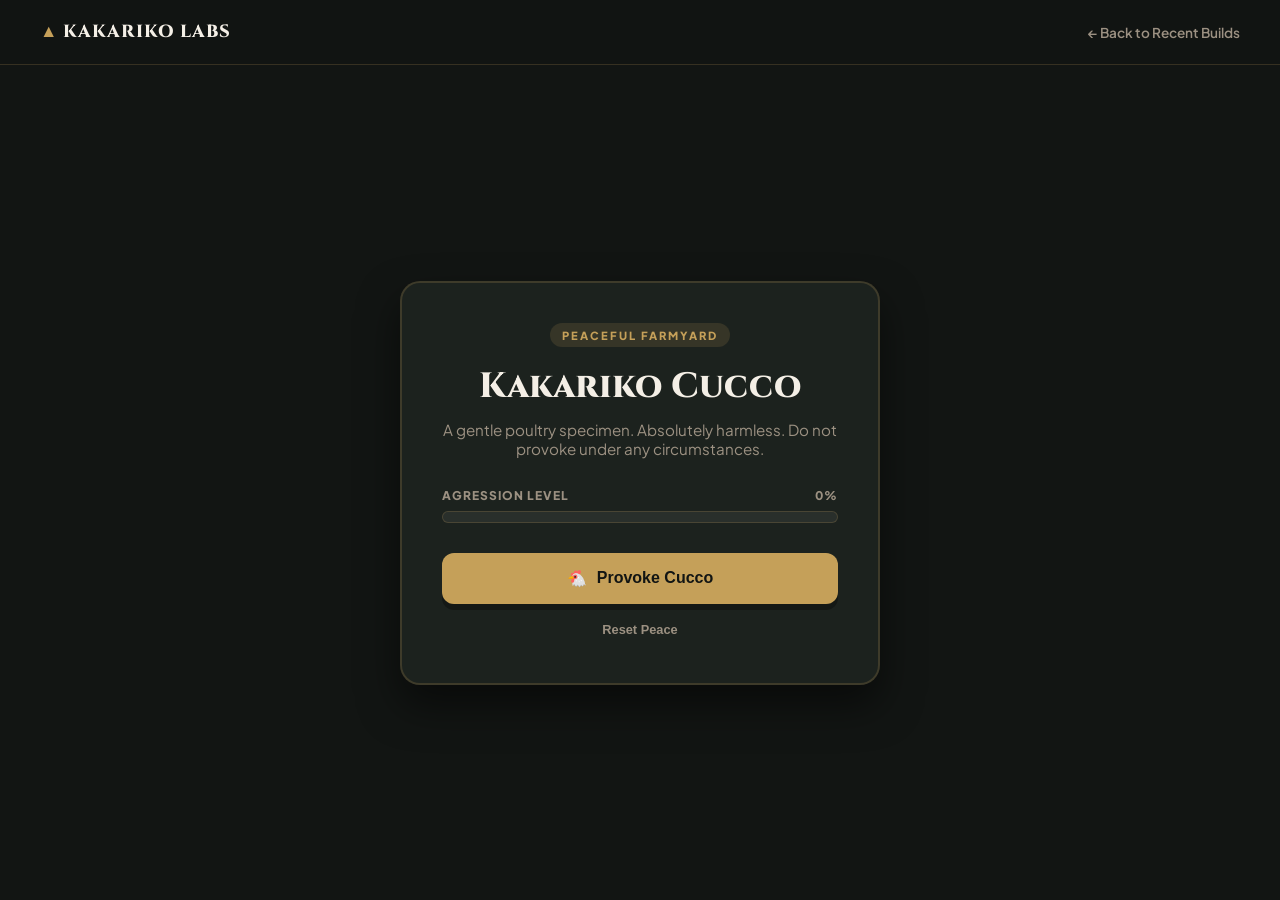
<file: Cucco/index.html>
<!DOCTYPE html>
<html lang="en">
<head>
    <meta charset="UTF-8">
    <meta name="viewport" content="width=device-width, initial-scale=1.0">
    <title>Kakariko Cucco | Interactive Rage Meter</title>
    <link rel="preconnect" href="https://fonts.googleapis.com">
    <link rel="preconnect" href="https://fonts.gstatic.com" crossorigin>
    <link href="https://fonts.googleapis.com/css2?family=Cinzel:wght@700;800&family=Plus+Jakarta+Sans:wght@500;700;900&display=swap" rel="stylesheet">
    <link rel="stylesheet" href="style.css">
</head>
<body>

    <nav class="navbar">
        <div class="brand"><span>▲</span> KAKARIKO LABS</div>
        <a href="../builds.html" class="nav-back">← Back to Recent Builds</a>
    </nav>

    <main class="stage" id="stage">
        <div class="card" id="cucco-card">
            <span class="badge" id="badge-text">Peaceful Farmyard</span>
            <h1 id="title-text">Kakariko Cucco</h1>
            <p id="desc-text">A gentle poultry specimen. Absolutely harmless. Do not provoke under any circumstances.</p>

            <div class="meter-container">
                <div class="meter-label">
                    <span>AGRESSION LEVEL</span>
                    <span id="rage-pct">0%</span>
                </div>
                <div class="progress-bar">
                    <div class="progress-fill" id="progress-fill"></div>
                </div>
            </div>

            <button class="cucco-btn" id="provoke-btn">
                <span>🐔</span> <span id="btn-label">Provoke Cucco</span>
            </button>
            <button class="reset-btn" id="reset-btn">Reset Peace</button>
        </div>
    </main>

    <script src="script.js"></script>
</body>
</html>
</file>
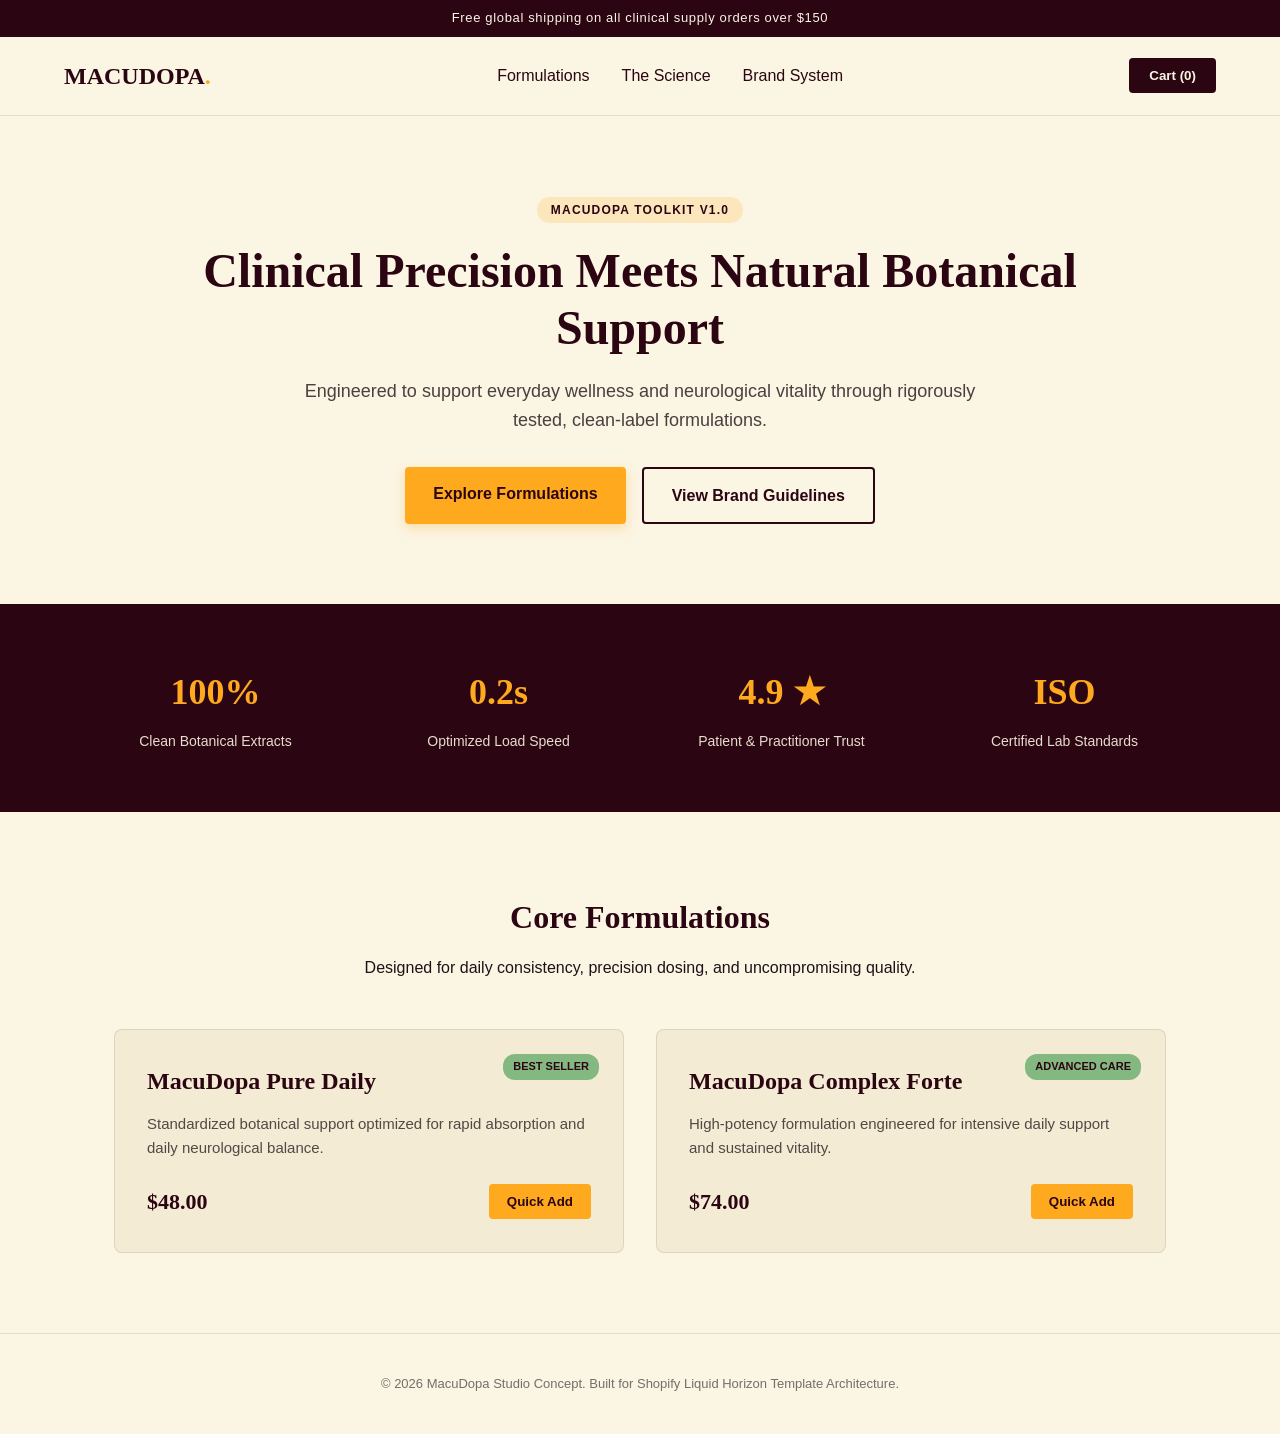
<file: MacuDopa E-Commerce Storefront/index.html>
<!DOCTYPE html>
<html lang="en">
<head>
    <meta charset="UTF-8">
    <meta name="viewport" content="width=device-width, initial-scale=1.0">
    <title>MacuDopa — Clinical Precision & Natural Support</title>
    <link rel="stylesheet" href="style.css">
</head>
<body>

    <!-- Announcement Bar -->
    <div class="announcement-bar">
        <p>Free global shipping on all clinical supply orders over $150</p>
    </div>

    <!-- Navigation Header -->
    <header class="navbar">
        <div class="nav-container">
            <a href="#" class="logo">MACUDOPA<span>.</span></a>
            <nav class="nav-links">
                <a href="#products">Formulations</a>
                <a href="#science">The Science</a>
                <a href="#toolkit">Brand System</a>
            </nav>
            <div class="nav-actions">
                <button class="btn-cart" id="cartButton">Cart (<span id="cartCount">0</span>)</button>
            </div>
        </div>
    </header>

    <!-- Hero Section -->
    <section class="hero">
        <div class="hero-content">
            <span class="badge">MacuDopa Toolkit v1.0</span>
            <h1>Clinical Precision Meets Natural Botanical Support</h1>
            <p>Engineered to support everyday wellness and neurological vitality through rigorously tested, clean-label formulations.</p>
            <div class="hero-cta">
                <a href="#products" class="btn-primary">Explore Formulations</a>
                <a href="#science" class="btn-secondary">View Brand Guidelines</a>
            </div>
        </div>
    </section>

    <!-- Metrics Row -->
    <section class="metrics-section">
        <div class="metrics-grid">
            <div class="metric-card">
                <h3>100%</h3>
                <p>Clean Botanical Extracts</p>
            </div>
            <div class="metric-card">
                <h3>0.2s</h3>
                <p>Optimized Load Speed</p>
            </div>
            <div class="metric-card">
                <h3>4.9 ★</h3>
                <p>Patient & Practitioner Trust</p>
            </div>
            <div class="metric-card">
                <h3>ISO</h3>
                <p>Certified Lab Standards</p>
            </div>
        </div>
    </section>

    <!-- Products Showcase -->
    <section id="products" class="products-section">
        <div class="section-header">
            <h2>Core Formulations</h2>
            <p>Designed for daily consistency, precision dosing, and uncompromising quality.</p>
        </div>
        <div class="product-grid">
            <div class="product-card">
                <div class="product-tag">Best Seller</div>
                <h3>MacuDopa Pure Daily</h3>
                <p class="product-desc">Standardized botanical support optimized for rapid absorption and daily neurological balance.</p>
                <div class="product-footer">
                    <span class="price">$48.00</span>
                    <button class="btn-add" onclick="addToCart()">Quick Add</button>
                </div>
            </div>
            <div class="product-card">
                <div class="product-tag">Advanced Care</div>
                <h3>MacuDopa Complex Forte</h3>
                <p class="product-desc">High-potency formulation engineered for intensive daily support and sustained vitality.</p>
                <div class="product-footer">
                    <span class="price">$74.00</span>
                    <button class="btn-add" onclick="addToCart()">Quick Add</button>
                </div>
            </div>
        </div>
    </section>

    <!-- Footer -->
    <footer class="footer">
        <p>&copy; 2026 MacuDopa Studio Concept. Built for Shopify Liquid Horizon Template Architecture.</p>
    </footer>

    <script src="script.js"></script>
</body>
</html>
</file>
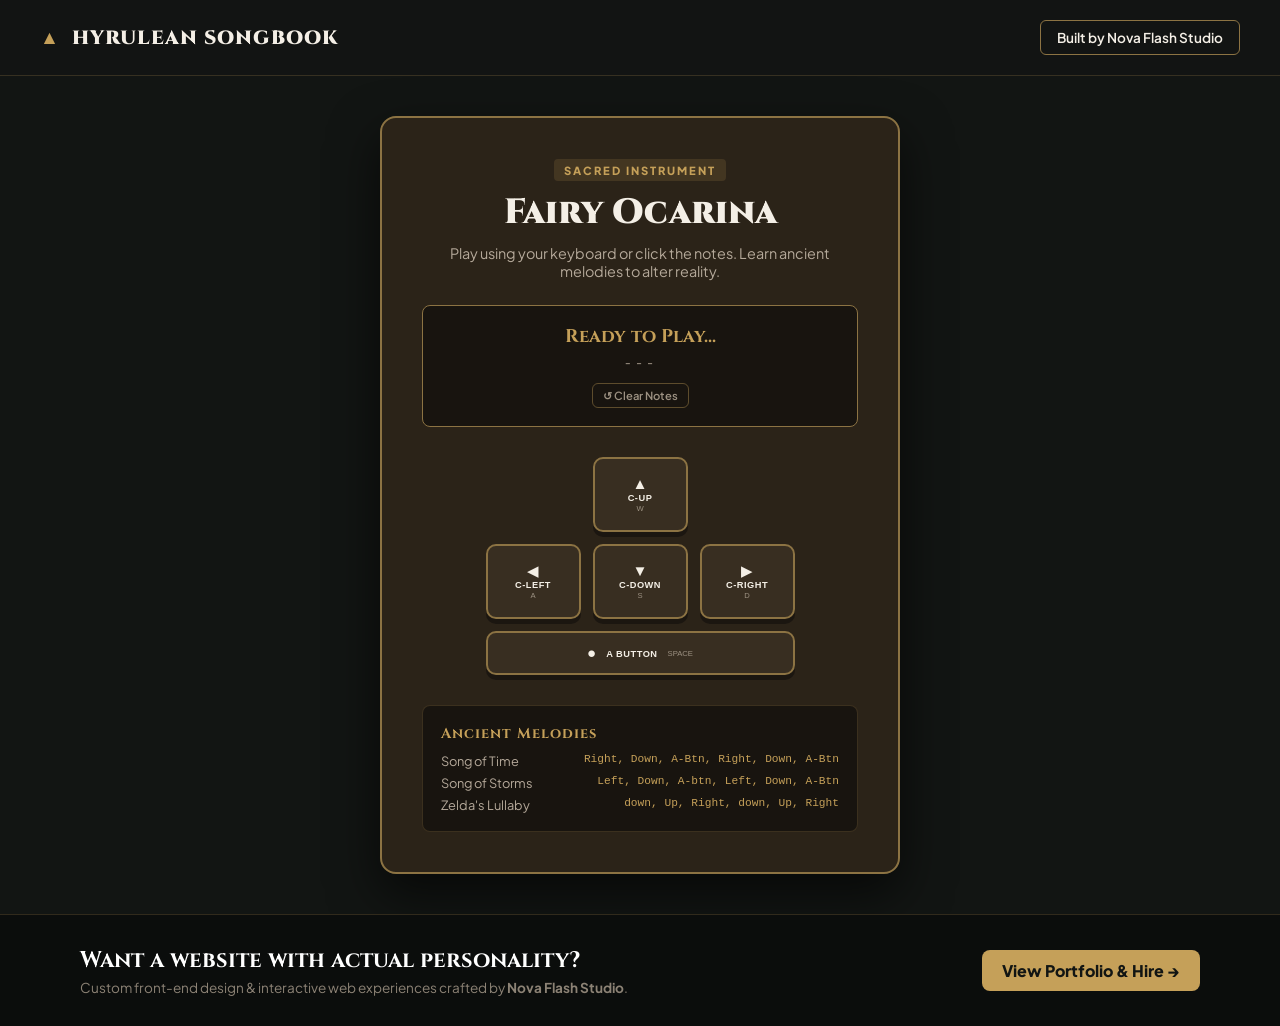
<file: ocarina/index.html>
<!DOCTYPE html>
<html lang="en">
<head>
    <meta charset="UTF-8">
    <meta name="viewport" content="width=device-width, initial-scale=1.0">
    <title>The Ocarina of Time | Interactive Songbook</title>
    <link rel="preconnect" href="https://fonts.googleapis.com">
    <link rel="preconnect" href="https://fonts.gstatic.com" crossorigin>
    <link href="https://fonts.googleapis.com/css2?family=Cinzel:wght@600;800;900&family=Plus+Jakarta+Sans:wght@400;600&display=swap" rel="stylesheet">
    <link rel="stylesheet" href="style.css">
</head>
<body>

    <nav class="navbar">
        <div class="brand">
            <span class="triforce">▲</span> HYRULEAN SONGBOOK
        </div>
        <a href="https://raptros-pt.github.io/Nova-Flash-Studio/" target="_blank" class="nav-cta">Built by Nova Flash Studio</a>
    </nav>

    <main class="ocarina-stage">
        <div class="songbook-container">
            <header class="header-box">
                <span class="badge">SACRED INSTRUMENT</span>
                <h1>Fairy Ocarina</h1>
                <p>Play using your keyboard or click the notes. Learn ancient melodies to alter reality.</p>
            </header>

            <!-- Screen Box -->
            <div class="screen-box">
                <div class="song-title" id="song-display">Ready to Play...</div>
                <div class="note-history" id="note-history">---</div>
                <button id="reset-notes-btn" class="reset-btn">↺ Clear Notes</button>
            </div>

            <!-- Ocarina Visual Interface -->
            <div class="ocarina-pads">
                <!-- C-Up -->
                <button class="ocarina-btn" data-note="D4" data-key="KeyW">
                    <span class="btn-icon">▲</span>
                    <span class="btn-label">C-Up</span>
                    <span class="key-hint">W</span>
                </button>
                
                <!-- Middle Row (C-Left, C-Down, C-Right) -->
                <div class="pad-row-middle">
                    <button class="ocarina-btn" data-note="A3" data-key="KeyA">
                        <span class="btn-icon">◀</span>
                        <span class="btn-label">C-Left</span>
                        <span class="key-hint">A</span>
                    </button>
                    <button class="ocarina-btn" data-note="B3" data-key="KeyS">
                        <span class="btn-icon">▼</span>
                        <span class="btn-label">C-Down</span>
                        <span class="key-hint">S</span>
                    </button>
                    <button class="ocarina-btn" data-note="C4" data-key="KeyD">
                        <span class="btn-icon">▶</span>
                        <span class="btn-label">C-Right</span>
                        <span class="key-hint">D</span>
                    </button>
                </div>

                <!-- A Button -->
                <button class="ocarina-btn trigger-btn" data-note="F4" data-key="Space">
                    <span class="btn-icon">●</span>
                    <span class="btn-label">A Button</span>
                    <span class="key-hint">SPACE</span>
                </button>
            </div>

            <!-- Grimoire -->
            <div class="songs-grimoire">
                <h3>Ancient Melodies</h3>
                <ul>
                    <li><span>Song of Time</span> <code class="code-tag">Right, Down, A-Btn, Right, Down, A-Btn</code></li>
                    <li><span>Song of Storms</span> <code class="code-tag">Left, Down, A-btn, Left, Down, A-Btn</code></li>
                    <li><span>Zelda's Lullaby</span> <code class="code-tag">down, Up, Right, down, Up, Right</code></li>
                </ul>
            </div>
        </div>
    </main>

    <footer class="studio-banner">
        <div class="banner-inner">
            <div>
                <h3>Want a website with actual personality?</h3>
                <p>Custom front-end design & interactive web experiences crafted by <strong>Nova Flash Studio</strong>.</p>
            </div>
            <a href="https://raptros-pt.github.io/Nova-Flash-Studio/" target="_blank" class="btn-gold">View Portfolio & Hire →</a>
        </div>
    </footer>

    <script src="script.js"></script>
</body>
</html>
</file>
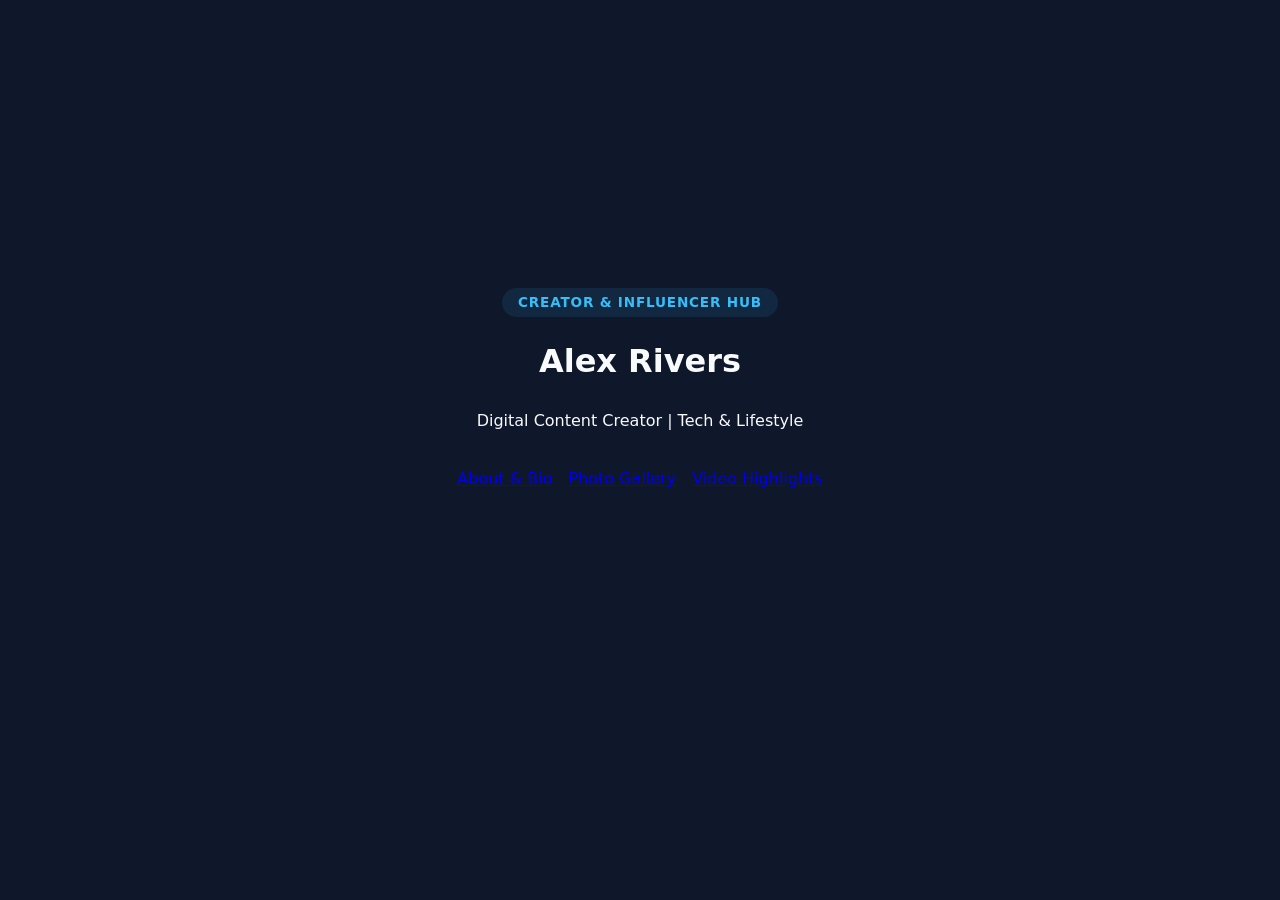
<file: assets/templates/Influencer-hub/index.html>
<!-- <!DOCTYPE html> is NOT an HTML tag!
 It's an instruction telling the web browser to use modern HTML5 standards
 so the page doesn't render in old, buggy "quirks mode". -->

 <DOCtype html>
 <html lang="en">
 <head>
     <meta charset="UTF-8">

     <!-- Viewport meta tag: Tells mobile devices to render the page at the actual screen width
      instead of shrinking a giant desktop layout down to phone size.-->
      <meta name="viewport" content="width=device-width, initial-scale=1.0">

      <title>Influencer Hub - Web Template</title>
      <link rel="stylesheet" href="style.css">
 </head>
 <body>

    <!-- Semantic Header tag: A box with a job title. Tells search engines and screen readers
     that this top section is the introductory header of the page. -->
     <header class="hero-section">

         <!-- DIV (Division): Think of a <div> as a generic cardboard box wrapper.
            It has no visual style on it's own, but we use it to group items
            togther so we can style and center them as a single bundle-->
            <div class="hero-content">
                <span class="badge">Creator & Influencer Hub</span>
                <h1>Alex Rivers</h1>
                <p class="tagline">Digital Content Creator | Tech & Lifestyle</p>

                <!-- Navigation Action Buttons Grouped Inside a Div -->
                <div class="hero-actions">
                    <a href="#bio" class="btn btn-primary">About & Bio</a>
                    <a href="#photos" class="btn btn-secondary">Photo Gallery</a>
                    <a href="#videos" class="btn btn-secondary">Video Highlights</a>
                </div>
            </div>

     </header>
     
 </body>
 </html>
</file>
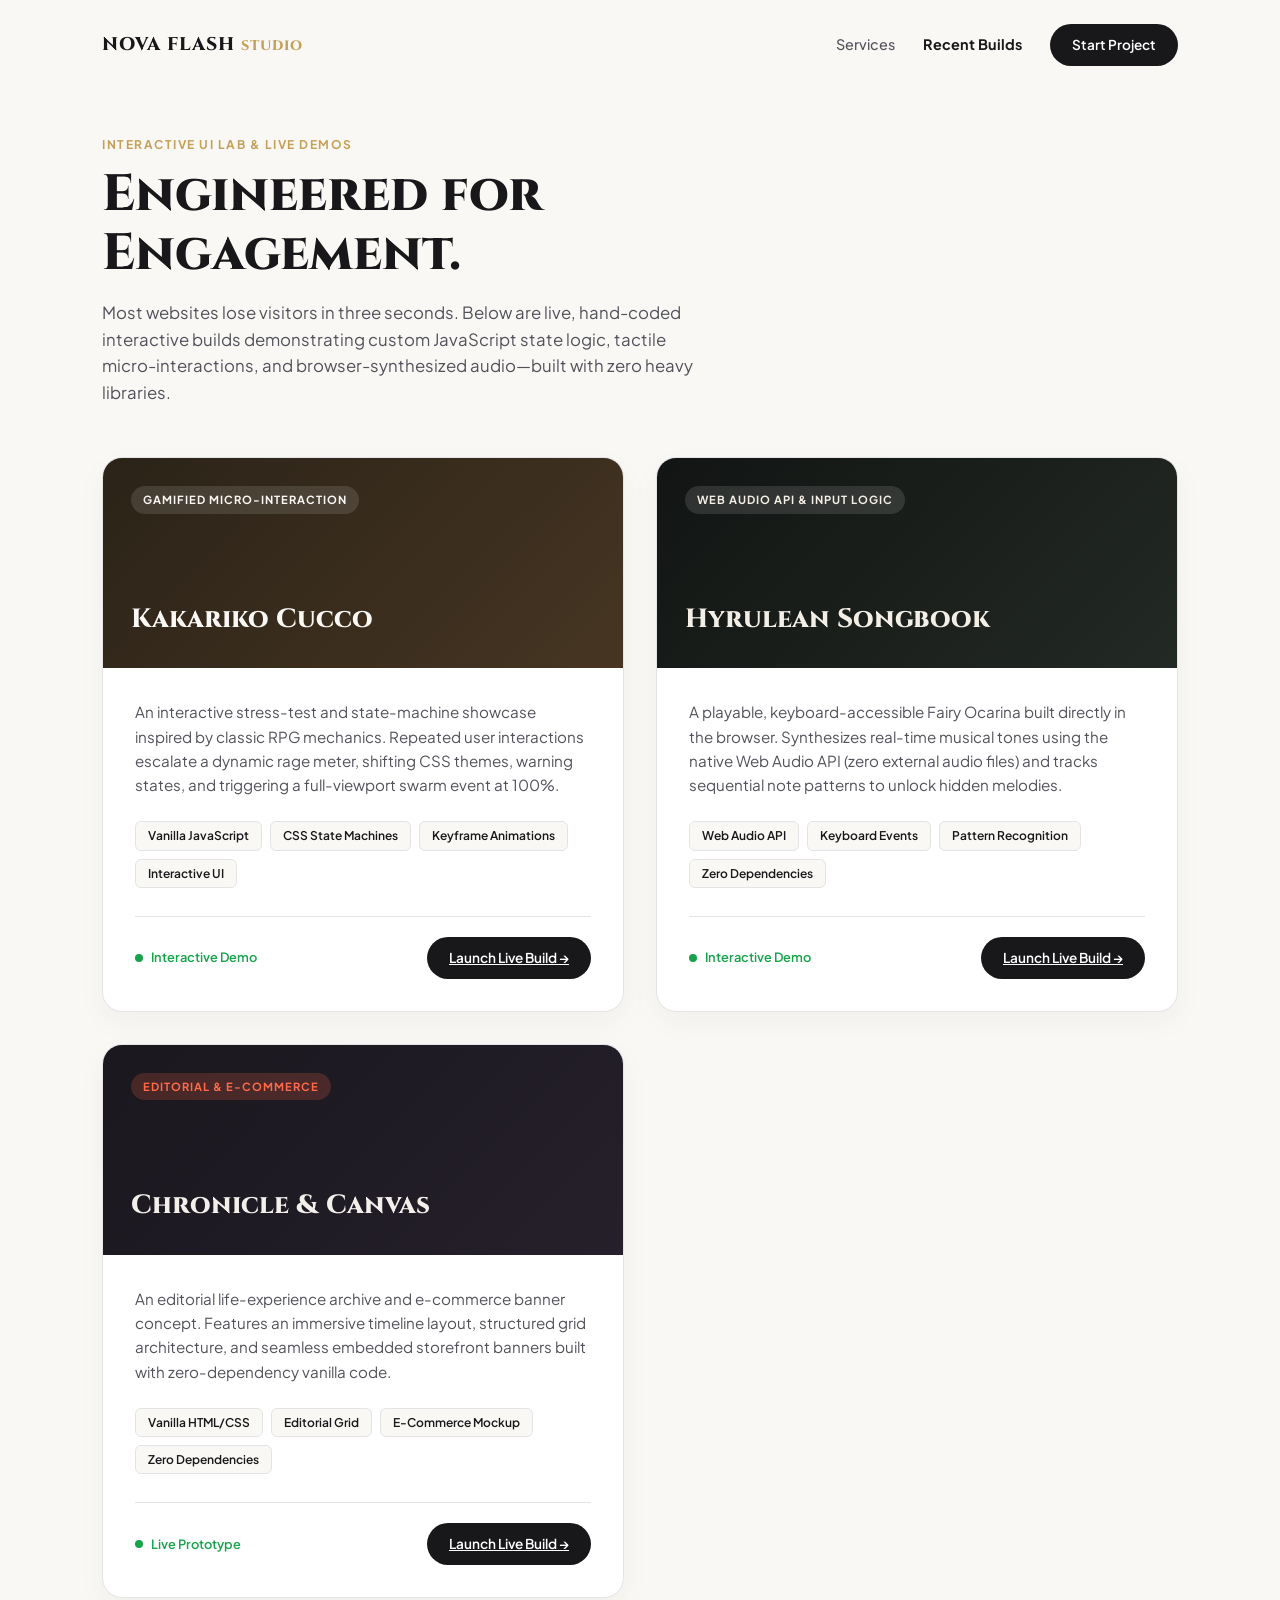
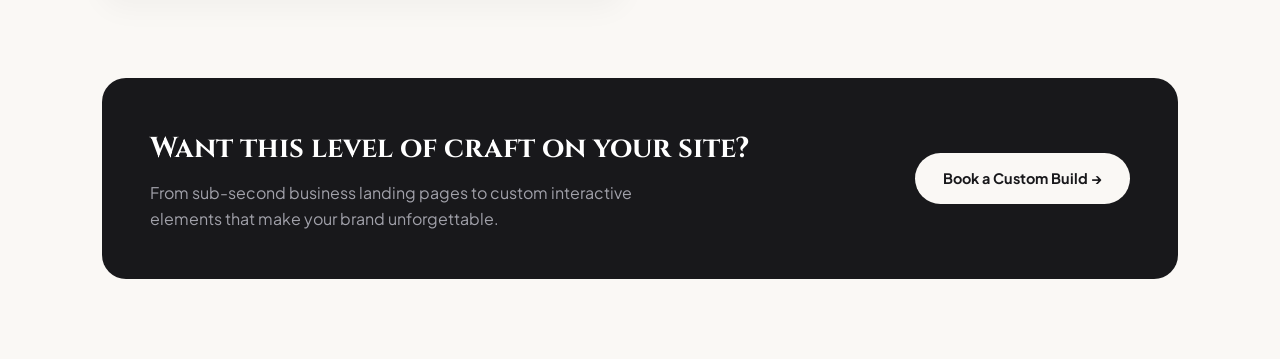
<file: Builds.html>
<!DOCTYPE html>
<html lang="en">
<head>
    <meta charset="UTF-8">
    <meta name="viewport" content="width=device-width, initial-scale=1.0">
    <title>Recent Builds & Interactive Lab | Nova Flash Studio</title>
    <link rel="preconnect" href="https://fonts.googleapis.com">
    <link rel="preconnect" href="https://fonts.gstatic.com" crossorigin>
    <link href="https://fonts.googleapis.com/css2?family=Cinzel:wght@700;800&family=Plus+Jakarta+Sans:wght@400;500;600;700&display=swap" rel="stylesheet">
    <style>
        :root {
            --bg-cream: #FAF8F5;
            --surface-white: #FFFFFF;
            --ink-dark: #18181B;
            --ink-muted: #52525B;
            --gold-accent: #C5A059;
            --border-subtle: #E4E4E7;
        }

        * {
            box-sizing: border-box;
            margin: 0;
            padding: 0;
        }

        body {
            font-family: 'Plus Jakarta Sans', sans-serif;
            background-color: var(--bg-cream);
            color: var(--ink-dark);
            line-height: 1.6;
        }

        /* Studio Navbar */
        .navbar {
            max-width: 1140px;
            margin: 0 auto;
            padding: 24px 32px;
            display: flex;
            justify-content: space-between;
            align-items: center;
        }

        .brand {
            font-family: 'Cinzel', serif;
            font-weight: 800;
            font-size: 1.15rem;
            letter-spacing: 1px;
            text-decoration: none;
            color: var(--ink-dark);
        }

        .brand span {
            color: var(--gold-accent);
            font-size: 0.85rem;
        }

        .nav-links {
            display: flex;
            align-items: center;
            gap: 28px;
        }

        .nav-links a {
            text-decoration: none;
            color: var(--ink-muted);
            font-size: 0.9rem;
            font-weight: 500;
            transition: color 0.2s;
        }

        .nav-links a:hover {
            color: var(--ink-dark);
        }

        .btn-pill-dark {
            background: var(--ink-dark);
            color: #FFFFFF !important;
            padding: 10px 22px;
            border-radius: 999px;
            font-weight: 600 !important;
            font-size: 0.85rem !important;
            transition: transform 0.2s ease, opacity 0.2s;
        }

        .btn-pill-dark:hover {
            transform: translateY(-2px);
            opacity: 0.92;
        }

        /* Header Section */
        .page-header {
            max-width: 1140px;
            margin: 40px auto 50px;
            padding: 0 32px;
        }

        .eyebrow {
            display: inline-block;
            font-size: 0.75rem;
            font-weight: 700;
            letter-spacing: 1.5px;
            text-transform: uppercase;
            color: var(--gold-accent);
            margin-bottom: 12px;
        }

        .page-header h1 {
            font-family: 'Cinzel', serif;
            font-size: clamp(2.2rem, 4vw, 3.2rem);
            font-weight: 800;
            line-height: 1.15;
            margin-bottom: 16px;
            max-width: 720px;
        }

        .page-header p {
            color: var(--ink-muted);
            font-size: 1.05rem;
            max-width: 620px;
        }

        /* Builds Grid */
        .builds-grid {
            max-width: 1140px;
            margin: 0 auto 80px;
            padding: 0 32px;
            display: grid;
            grid-template-columns: repeat(auto-fit, minmax(440px, 1fr));
            gap: 32px;
        }

        .build-card {
            background: var(--surface-white);
            border: 1px solid var(--border-subtle);
            border-radius: 20px;
            overflow: hidden;
            display: flex;
            flex-direction: column;
            justify-content: space-between;
            box-shadow: 0 10px 30px rgba(0, 0, 0, 0.04);
            transition: transform 0.25s ease, box-shadow 0.25s ease;
        }

        .build-card:hover {
            transform: translateY(-4px);
            box-shadow: 0 18px 40px rgba(0, 0, 0, 0.08);
        }

        /* Visual Preview Header inside Card */
        .card-preview {
            height: 210px;
            padding: 28px;
            display: flex;
            flex-direction: column;
            justify-content: space-between;
            position: relative;
        }

        .preview-cucco {
            background: linear-gradient(135deg, #2b2318 0%, #463522 100%);
            color: #FAF8F5;
        }

        .preview-ocarina {
            background: linear-gradient(135deg, #121513 0%, #232925 100%);
            color: #F4EFE6;
        }

        .preview-badge {
            align-self: flex-start;
            font-size: 0.7rem;
            font-weight: 700;
            letter-spacing: 1px;
            text-transform: uppercase;
            padding: 5px 12px;
            border-radius: 999px;
            background: rgba(255, 255, 255, 0.12);
            backdrop-filter: blur(4px);
        }

        .preview-title {
            font-family: 'Cinzel', serif;
            font-size: 1.65rem;
            font-weight: 800;
        }

        /* Card Content Body */
        .card-body {
            padding: 32px;
            display: flex;
            flex-direction: column;
            flex-grow: 1;
            justify-content: space-between;
        }

        .card-body p {
            color: var(--ink-muted);
            font-size: 0.95rem;
            margin-bottom: 24px;
        }

        .tech-tags {
            display: flex;
            flex-wrap: wrap;
            gap: 8px;
            margin-bottom: 28px;
        }

        .tag {
            font-size: 0.75rem;
            font-weight: 600;
            background: var(--bg-cream);
            border: 1px solid var(--border-subtle);
            color: var(--ink-dark);
            padding: 4px 12px;
            border-radius: 6px;
        }

        .card-actions {
            display: flex;
            align-items: center;
            justify-content: space-between;
            padding-top: 20px;
            border-top: 1px solid var(--border-subtle);
        }

        .live-status {
            display: flex;
            align-items: center;
            gap: 8px;
            font-size: 0.8rem;
            font-weight: 600;
            color: #16A34A;
        }

        .status-dot {
            width: 8px;
            height: 8px;
            background: #16A34A;
            border-radius: 50%;
        }

        /* Bottom Conversion Banner */
        .cta-box {
            max-width: 1140px;
            margin: 0 auto 80px;
            padding: 0 32px;
        }

        .cta-inner {
            background: var(--ink-dark);
            color: #FFFFFF;
            border-radius: 24px;
            padding: 48px;
            display: flex;
            justify-content: space-between;
            align-items: center;
            gap: 32px;
            flex-wrap: wrap;
        }

        .cta-inner h2 {
            font-family: 'Cinzel', serif;
            font-size: 1.8rem;
            margin-bottom: 8px;
        }

        .cta-inner p {
            color: #A1A1AA;
            max-width: 520px;
        }

        .btn-pill-cream {
            background: var(--bg-cream);
            color: var(--ink-dark);
            text-decoration: none;
            padding: 14px 28px;
            border-radius: 999px;
            font-weight: 700;
            font-size: 0.9rem;
            white-space: nowrap;
            transition: transform 0.2s ease;
        }

        .btn-pill-cream:hover {
            transform: translateY(-2px);
        }

        @media (max-width: 600px) {
            .builds-grid {
                grid-template-columns: 1fr;
            }
            .cta-inner {
                padding: 32px;
            }
        }
    </style>
</head>
<body>

    <nav class="navbar">
        <a href="index.html" class="brand">NOVA FLASH <span>STUDIO</span></a>
        <div class="nav-links">
            <a href="index.html#services">Services</a>
            <a href="Builds.html" style="color: var(--ink-dark); font-weight: 700;">Recent Builds</a>
            <a href="index.html#contact" class="btn-pill-dark">Start Project</a>
        </div>
    </nav>

    <header class="page-header">
        <span class="eyebrow">Interactive UI Lab & Live Demos</span>
        <h1>Engineered for Engagement.</h1>
        <p>Most websites lose visitors in three seconds. Below are live, hand-coded interactive builds demonstrating custom JavaScript state logic, tactile micro-interactions, and browser-synthesized audio—built with zero heavy libraries.</p>
    </header>

    <main class="builds-grid">
        
        <!-- Project 1: Kakariko Cucco -->
        <article class="build-card">
            <div>
                <div class="card-preview preview-cucco">
                    <span class="preview-badge">Gamified Micro-Interaction</span>
                    <div class="preview-title">Kakariko Cucco</div>
                </div>
                <div class="card-body">
                    <div>
                        <p>An interactive stress-test and state-machine showcase inspired by classic RPG mechanics. Repeated user interactions escalate a dynamic rage meter, shifting CSS themes, warning states, and triggering a full-viewport swarm event at 100%.</p>
                        <div class="tech-tags">
                            <span class="tag">Vanilla JavaScript</span>
                            <span class="tag">CSS State Machines</span>
                            <span class="tag">Keyframe Animations</span>
                            <span class="tag">Interactive UI</span>
                        </div>
                    </div>
                    <div class="card-actions">
                        <span class="live-status"><span class="status-dot"></span> Interactive Demo</span>
                        <a href="./Cucco/index.html" class="btn-pill-dark">Launch Live Build →</a>
                    </div>
                </div>
            </div>
        </article>

        <!-- Project 2: Hyrulean Songbook -->
        <article class="build-card">
            <div>
                <div class="card-preview preview-ocarina">
                    <span class="preview-badge">Web Audio API & Input Logic</span>
                    <div class="preview-title">Hyrulean Songbook</div>
                </div>
                <div class="card-body">
                    <div>
                        <p>A playable, keyboard-accessible Fairy Ocarina built directly in the browser. Synthesizes real-time musical tones using the native Web Audio API (zero external audio files) and tracks sequential note patterns to unlock hidden melodies.</p>
                        <div class="tech-tags">
                            <span class="tag">Web Audio API</span>
                            <span class="tag">Keyboard Events</span>
                            <span class="tag">Pattern Recognition</span>
                            <span class="tag">Zero Dependencies</span>
                        </div>
                    </div>
                    <div class="card-actions">
                        <span class="live-status"><span class="status-dot"></span> Interactive Demo</span>
                        <a href="./ocarina/index.html" class="btn-pill-dark">Launch Live Build →</a>
                    </div>
                </div>
            </div>
        </article>

        <!-- Project 3: Chronicle & Canvas -->
        <article class="build-card">
            <div>
                <div class="card-preview" style="background: linear-gradient(135deg, #1A171E 0%, #25202B 100%); color: #F3F0EC;">
                    <span class="preview-badge" style="background: rgba(255, 107, 74, 0.2); color: #FF6B4A;">Editorial & E-Commerce</span>
                    <div class="preview-title">Chronicle & Canvas</div>
                </div>
                <div class="card-body">
                    <div>
                        <p>An editorial life-experience archive and e-commerce banner concept. Features an immersive timeline layout, structured grid architecture, and seamless embedded storefront banners built with zero-dependency vanilla code.</p>
                        <div class="tech-tags">
                            <span class="tag">Vanilla HTML/CSS</span>
                            <span class="tag">Editorial Grid</span>
                            <span class="tag">E-Commerce Mockup</span>
                            <span class="tag">Zero Dependencies</span>
                        </div>
                    </div>
                    <div class="card-actions">
                        <span class="live-status"><span class="status-dot"></span> Live Prototype</span>
                        <a href="./chronicle/index.html" class="btn-pill-dark">Launch Live Build →</a>
                    </div>
                </div>
            </div>
        </article>

    </main>

    <section class="cta-box">
        <div class="cta-inner">
            <div>
                <h2>Want this level of craft on your site?</h2>
                <p>From sub-second business landing pages to custom interactive elements that make your brand unforgettable.</p>
            </div>
            <a href="index.html#contact" class="btn-pill-cream">Book a Custom Build →</a>
        </div>
    </section>

</body>
</html>
</file>
<file: Cucco/style.css>
:root {
    --bg-color: #121513;
    --card-bg: #1c221e;
    --text-main: #f4efe6;
    --text-muted: #9c9182;
    --accent: #c5a059;
    --border: rgba(197, 160, 89, 0.2);
}

* {
    box-sizing: border-box;
    margin: 0;
    padding: 0;
}

body {
    font-family: 'Plus Jakarta Sans', sans-serif;
    background-color: var(--bg-color);
    color: var(--text-main);
    min-height: 100vh;
    display: flex;
    flex-direction: column;
    transition: background-color 0.4s ease;
    overflow-x: hidden;
}

/* Navbar */
.navbar {
    display: flex;
    justify-content: space-between;
    align-items: center;
    padding: 20px 40px;
    border-bottom: 1px solid var(--border);
    background: rgba(18, 21, 19, 0.85);
    backdrop-filter: blur(8px);
}

.brand {
    font-family: 'Cinzel', serif;
    font-weight: 800;
    font-size: 1.1rem;
    letter-spacing: 1px;
    color: var(--text-main);
}

.brand span {
    color: var(--accent);
}

.nav-back {
    color: var(--text-muted);
    text-decoration: none;
    font-size: 0.85rem;
    font-weight: 600;
    transition: color 0.2s;
}

.nav-back:hover {
    color: var(--accent);
}

/* Stage & Card */
.stage {
    flex-grow: 1;
    display: flex;
    justify-content: center;
    align-items: center;
    padding: 20px;
}

.card {
    background-color: var(--card-bg);
    border: 2px solid var(--border);
    border-radius: 20px;
    padding: 40px;
    width: 100%;
    max-width: 480px;
    text-align: center;
    box-shadow: 0 20px 40px rgba(0,0,0,0.5);
    transition: all 0.3s cubic-bezier(0.175, 0.885, 0.32, 1.275);
}

.badge {
    display: inline-block;
    font-size: 0.7rem;
    font-weight: 800;
    letter-spacing: 2px;
    text-transform: uppercase;
    background: rgba(197, 160, 89, 0.15);
    color: var(--accent);
    padding: 5px 12px;
    border-radius: 999px;
    margin-bottom: 16px;
}

.card h1 {
    font-family: 'Cinzel', serif;
    font-size: 2.2rem;
    font-weight: 800;
    margin-bottom: 10px;
}

.card p {
    color: var(--text-muted);
    font-size: 0.95rem;
    margin-bottom: 30px;
}

/* Meter */
.meter-container {
    text-align: left;
    margin-bottom: 30px;
}

.meter-label {
    display: flex;
    justify-content: space-between;
    font-size: 0.75rem;
    font-weight: 800;
    letter-spacing: 1px;
    color: var(--text-muted);
    margin-bottom: 8px;
}

.progress-bar {
    height: 12px;
    background: rgba(255,255,255,0.06);
    border-radius: 999px;
    overflow: hidden;
    border: 1px solid var(--border);
}

.progress-fill {
    height: 100%;
    width: 0%;
    background: var(--accent);
    border-radius: 999px;
    transition: width 0.2s ease, background-color 0.3s ease;
}

/* Buttons */
.cucco-btn {
    width: 100%;
    background: var(--accent);
    color: #121513;
    border: none;
    padding: 16px;
    border-radius: 12px;
    font-weight: 800;
    font-size: 1rem;
    cursor: pointer;
    display: flex;
    align-items: center;
    justify-content: center;
    gap: 10px;
    box-shadow: 0 6px 0 rgba(0,0,0,0.3);
    transition: transform 0.1s ease, background-color 0.2s;
    margin-bottom: 12px;
}

.cucco-btn:hover {
    filter: brightness(1.1);
}

.cucco-btn:active {
    transform: translateY(4px);
    box-shadow: 0 2px 0 rgba(0,0,0,0.3);
}

.reset-btn {
    background: transparent;
    border: none;
    color: var(--text-muted);
    font-size: 0.8rem;
    font-weight: 700;
    cursor: pointer;
    padding: 6px;
    transition: color 0.2s;
}

.reset-btn:hover {
    color: var(--text-main);
}

/* State Classes for Full Rage & Animations */
.stage.shaking {
    animation: screenShake 0.15s infinite ease-in-out;
}

@keyframes screenShake {
    0% { transform: translate(0, 0) rotate(0deg); }
    20% { transform: translate(-4px, 3px) rotate(-1deg); }
    40% { transform: translate(4px, -2px) rotate(1deg); }
    60% { transform: translate(-3px, -3px) rotate(0deg); }
    80% { transform: translate(3px, 2px) rotate(1deg); }
    100% { transform: translate(0, 0) rotate(0deg); }
}

.card.raging {
    border-color: #ef4444;
    box-shadow: 0 0 50px rgba(239, 68, 68, 0.4);
}
</file>
<file: MacuDopa E-Commerce Storefront/style.css>
:root {
    --bg-white: #FBF5E3;
    --purple-primary: #2B0512;
    --orange-accent: #FFA91F;
    --purple-night: #B46BA3;
    --green-support: #83B881;
    --text-dark: #1F1217;
    --font-heading: 'Caslon Ionic Rounded', Georgia, serif;
    --font-body: 'TWK Lausanne', -apple-system, sans-serif;
}

* {
    margin: 0;
    padding: 0;
    box-sizing: border-box;
}

body {
    background-color: var(--bg-white);
    color: var(--text-dark);
    font-family: var(--font-body);
    line-height: 1.6;
}

.announcement-bar {
    background-color: var(--purple-primary);
    color: var(--bg-white);
    text-align: center;
    padding: 8px 16px;
    font-size: 13px;
    letter-spacing: 0.05em;
}

.navbar {
    background-color: var(--bg-white);
    border-bottom: 1px solid rgba(43, 5, 18, 0.1);
    position: sticky;
    top: 0;
    z-index: 100;
}

.nav-container {
    max-width: 1200px;
    margin: 0 auto;
    padding: 20px 24px;
    display: flex;
    justify-content: space-between;
    align-items: center;
}

.logo {
    font-family: var(--font-heading);
    font-size: 24px;
    font-weight: 700;
    color: var(--purple-primary);
    text-decoration: none;
}

.logo span {
    color: var(--orange-accent);
}

.nav-links {
    display: flex;
    gap: 32px;
    list-style: none;
}

.nav-links a {
    color: var(--purple-primary);
    text-decoration: none;
    font-weight: 500;
    transition: color 0.2s;
}

.nav-links a:hover {
    color: var(--orange-accent);
}

.btn-cart {
    background-color: var(--purple-primary);
    color: var(--bg-white);
    border: none;
    padding: 10px 20px;
    border-radius: 4px;
    cursor: pointer;
    font-weight: 600;
    transition: background 0.2s;
}

.btn-cart:hover {
    background-color: var(--purple-night);
}

.hero {
    max-width: 1000px;
    margin: 80px auto;
    padding: 0 24px;
    text-align: center;
}

.badge {
    background-color: rgba(255, 169, 31, 0.2);
    color: var(--purple-primary);
    padding: 6px 14px;
    border-radius: 20px;
    font-size: 12px;
    font-weight: 600;
    text-transform: uppercase;
    letter-spacing: 0.1em;
}

.hero h1 {
    font-family: var(--font-heading);
    font-size: 48px;
    color: var(--purple-primary);
    margin: 20px 0;
    line-height: 1.2;
}

.hero p {
    font-size: 18px;
    color: rgba(31, 18, 23, 0.8);
    max-width: 700px;
    margin: 0 auto 32px;
}

.hero-cta {
    display: flex;
    gap: 16px;
    justify-content: center;
}

.btn-primary {
    background-color: var(--orange-accent);
    color: var(--purple-primary);
    padding: 14px 28px;
    border-radius: 4px;
    text-decoration: none;
    font-weight: 600;
    box-shadow: 0 4px 12px rgba(255, 169, 31, 0.3);
    transition: transform 0.2s;
}

.btn-secondary {
    background-color: transparent;
    border: 2px solid var(--purple-primary);
    color: var(--purple-primary);
    padding: 14px 28px;
    border-radius: 4px;
    text-decoration: none;
    font-weight: 600;
    transition: background 0.2s;
}

.btn-secondary:hover {
    background-color: rgba(43, 5, 18, 0.05);
}

.metrics-section {
    background-color: var(--purple-primary);
    color: var(--bg-white);
    padding: 60px 24px;
    margin: 60px 0;
}

.metrics-grid {
    max-width: 1100px;
    margin: 0 auto;
    display: grid;
    grid-template-columns: repeat(4, 1fr);
    gap: 32px;
    text-align: center;
}

.metric-card h3 {
    font-family: var(--font-heading);
    font-size: 36px;
    color: var(--orange-accent);
    margin-bottom: 8px;
}

.metric-card p {
    font-size: 14px;
    opacity: 0.9;
}

.products-section {
    max-width: 1100px;
    margin: 80px auto;
    padding: 0 24px;
}

.section-header {
    text-align: center;
    margin-bottom: 48px;
}

.section-header h2 {
    font-family: var(--font-heading);
    font-size: 32px;
    color: var(--purple-primary);
    margin-bottom: 12px;
}

.product-grid {
    display: grid;
    grid-template-columns: repeat(2, 1fr);
    gap: 32px;
}

.product-card {
    background-color: #F3EBD4;
    border: 1px solid rgba(43, 5, 18, 0.1);
    padding: 32px;
    border-radius: 8px;
    position: relative;
    display: flex;
    flex-direction: column;
    justify-content: space-between;
}

.product-tag {
    position: absolute;
    top: 24px;
    right: 24px;
    background-color: var(--green-support);
    color: var(--purple-primary);
    font-size: 11px;
    font-weight: 700;
    padding: 4px 10px;
    border-radius: 12px;
    text-transform: uppercase;
}

.product-card h3 {
    font-family: var(--font-heading);
    font-size: 24px;
    color: var(--purple-primary);
    margin-bottom: 12px;
}

.product-desc {
    font-size: 15px;
    color: rgba(31, 18, 23, 0.75);
    margin-bottom: 24px;
}

.product-footer {
    display: flex;
    justify-content: space-between;
    align-items: center;
}

.price {
    font-family: var(--font-heading);
    font-size: 22px;
    font-weight: 700;
    color: var(--purple-primary);
}

.btn-add {
    background-color: var(--orange-accent);
    color: var(--purple-primary);
    border: none;
    padding: 10px 18px;
    border-radius: 4px;
    font-weight: 600;
    cursor: pointer;
    transition: opacity 0.2s;
}

.btn-add:hover {
    opacity: 0.9;
}

.footer {
    text-align: center;
    padding: 40px;
    border-top: 1px solid rgba(43, 5, 18, 0.1);
    font-size: 13px;
    color: rgba(31, 18, 23, 0.6);
}

@media(max-width: 768px) {
    .metrics-grid {
        grid-template-columns: repeat(2, 1fr);
    }
    .product-grid {
        grid-template-columns: 1fr;
    }
    .hero h1 {
        font-size: 36px;
    }
}
</file>
<file: ocarina/style.css>
:root {
    --bg-dark: #121513;
    --parchment: #f4efe6;
    --gold: #c5a059;
    --gold-hover: #d4af37;
    --brown-panel: #2b2318;
    --border-gold: #8c7343;
}

* {
    box-sizing: border-box;
    margin: 0;
    padding: 0;
}

body {
    font-family: 'Plus Jakarta Sans', sans-serif;
    background-color: var(--bg-dark);
    color: var(--parchment);
    min-height: 100vh;
    display: flex;
    flex-direction: column;
    justify-content: space-between;
}

h1, h2, h3, .brand {
    font-family: 'Cinzel', serif;
}

.navbar {
    display: flex;
    justify-content: space-between;
    align-items: center;
    padding: 20px 40px;
    border-bottom: 1px solid rgba(197, 160, 89, 0.2);
    background: rgba(18, 21, 19, 0.95);
}

.brand {
    font-weight: 900;
    font-size: 1.2rem;
    letter-spacing: 1px;
    color: var(--parchment);
}

.triforce {
    color: var(--gold);
    margin-right: 6px;
}

.nav-cta {
    font-size: 0.85rem;
    font-weight: 600;
    text-decoration: none;
    color: var(--parchment);
    padding: 8px 16px;
    border: 1px solid var(--border-gold);
    border-radius: 6px;
    transition: all 0.2s ease;
}

.nav-cta:hover {
    background: var(--gold);
    color: #121513;
}

.ocarina-stage {
    display: flex;
    justify-content: center;
    align-items: center;
    padding: 40px 20px;
    flex-grow: 1;
}

.songbook-container {
    background: var(--brown-panel);
    border: 2px solid var(--border-gold);
    border-radius: 16px;
    padding: 40px;
    width: 100%;
    max-width: 520px;
    box-shadow: 0 20px 50px rgba(0,0,0,0.6);
    text-align: center;
}

.badge {
    display: inline-block;
    font-size: 0.7rem;
    font-weight: 800;
    letter-spacing: 2px;
    background: rgba(197, 160, 89, 0.15);
    color: var(--gold);
    padding: 4px 10px;
    border-radius: 4px;
    margin-bottom: 8px;
}

.header-box h1 {
    font-size: 2.2rem;
    font-weight: 900;
    margin-bottom: 8px;
    color: var(--parchment);
}

.header-box p {
    color: #b5a99a;
    font-size: 0.9rem;
    margin-bottom: 25px;
}

.screen-box {
    background: #18140f;
    border: 1px solid var(--border-gold);
    border-radius: 8px;
    padding: 18px;
    margin-bottom: 30px;
}

.song-title {
    font-family: 'Cinzel', serif;
    font-size: 1.15rem;
    font-weight: 700;
    color: var(--gold);
    margin-bottom: 6px;
}

.note-history {
    font-family: monospace;
    font-size: 0.95rem;
    color: #8c8275;
    letter-spacing: 2px;
}

.reset-btn {
    margin-top: 10px;
    background: transparent;
    border: 1px solid rgba(197, 160, 89, 0.4);
    color: #9c9182;
    font-family: inherit;
    font-size: 0.7rem;
    font-weight: 600;
    padding: 4px 10px;
    border-radius: 6px;
    cursor: pointer;
    transition: all 0.2s ease;
}

.reset-btn:hover {
    border-color: var(--gold);
    color: var(--gold);
    background: rgba(197, 160, 89, 0.1);
}

/* Strict Layout Controls for Buttons */
.ocarina-pads {
    display: flex;
    flex-direction: column;
    align-items: center;
    gap: 12px;
    margin-bottom: 30px;
}

.pad-row-middle {
    display: flex;
    justify-content: center;
    gap: 12px;
    width: 100%;
}

.ocarina-btn {
    background: #382e21;
    border: 2px solid var(--border-gold);
    color: var(--parchment);
    width: 95px;
    height: 75px;
    border-radius: 10px;
    display: flex;
    flex-direction: column;
    justify-content: center;
    align-items: center;
    cursor: pointer;
    transition: all 0.1s ease;
    box-shadow: 0 5px 0 #1b1610;
    flex-shrink: 0;
}

.trigger-btn {
    width: 309px;
    height: 44px;
    flex-direction: row;
    gap: 10px;
}

.ocarina-btn:hover {
    background: #463a2b;
    border-color: var(--gold-hover);
}

.ocarina-btn:active, .ocarina-btn.active {
    transform: translateY(3px);
    box-shadow: 0 2px 0 #1b1610;
    background: var(--gold);
    color: #121513;
}

.btn-icon {
    font-size: 0.95rem;
    line-height: 1;
}

.btn-label {
    font-size: 0.58rem;
    font-weight: 800;
    text-transform: uppercase;
    letter-spacing: 0.5px;
    margin-top: 2px;
}

.key-hint {
    font-size: 0.48rem;
    color: #9c9182;
    margin-top: 1px;
}

.ocarina-btn:active .key-hint, .ocarina-btn.active .key-hint {
    color: #382e21;
}

.songs-grimoire {
    text-align: left;
    background: #18140f;
    border: 1px solid rgba(197, 160, 89, 0.2);
    border-radius: 8px;
    padding: 18px;
}

.songs-grimoire h3 {
    font-size: 0.9rem;
    color: var(--gold);
    margin-bottom: 10px;
    letter-spacing: 1px;
}

.songs-grimoire ul {
    list-style: none;
    display: flex;
    flex-direction: column;
    gap: 6px;
}

.songs-grimoire li {
    display: flex;
    justify-content: space-between;
    font-size: 0.8rem;
    color: #b5a99a;
}

.code-tag {
    font-family: monospace;
    font-size: 0.7rem;
    color: var(--gold);
}

.studio-banner {
    background: #0b0d0c;
    color: #fff;
    padding: 30px 40px;
    border-top: 1px solid rgba(197, 160, 89, 0.2);
}

.banner-inner {
    max-width: 1120px;
    margin: 0 auto;
    display: flex;
    justify-content: space-between;
    align-items: center;
    gap: 20px;
}

.banner-inner h3 {
    font-size: 1.4rem;
    margin-bottom: 4px;
}

.banner-inner p {
    color: #8c8275;
    font-size: 0.85rem;
}

.btn-gold {
    background: var(--gold);
    color: #121513;
    font-weight: 800;
    padding: 10px 20px;
    border-radius: 8px;
    text-decoration: none;
    white-space: nowrap;
    transition: transform 0.2s ease, background 0.2s;
}

.btn-gold:hover {
    background: var(--gold-hover);
    transform: translateY(-2px);
}
</file>
<file: assets/templates/Influencer-hub/style.css>
/* CSS Custom Properties (:root): Variables stored globally.
Changing a color value here updates the entire theme instanty.
perfect for client customization! */
:root {
    --bg-dark: #0f172a;
    --card-bg: #1e293b;
    --accent-color: #38bdf8;
    --text-main: #f8fafc;
    --text-muted: #94a3b8;
}

body {
    margin: 0;
    padding: 0;
    font-family: 'Inter', system-ui, sans-serif;
    background-color: var(--bg-dark);
    color: var(--text-main);
    line-height: 1.6
}

/* Flexbox Hero Centering:
display: flex turns on flexible layout rules.
align-items centers content vertically;
Justify-content centers it horizontally. */
.hero-section {
    min-height: 80vh;
    display: flex;
    align-items: center;
    justify-content: center;
    text-align: center;
    padding: 2rem;
}

.badge {
    background: rgba(56, 189, 248, 0.1);
    color: var(--accent-color);
    padding: 0.4rem 1rem;
    border-radius: 20px;
    font-size: 0.85rem;
    font-weight: 600;
    letter-spacing: 0.05rem;
    text-transform: uppercase;
}

.hero-actions {
    display: flex;
    gap: 1rem;
    justify-content: center;
    margin-top: 2rem;
}
</file>
